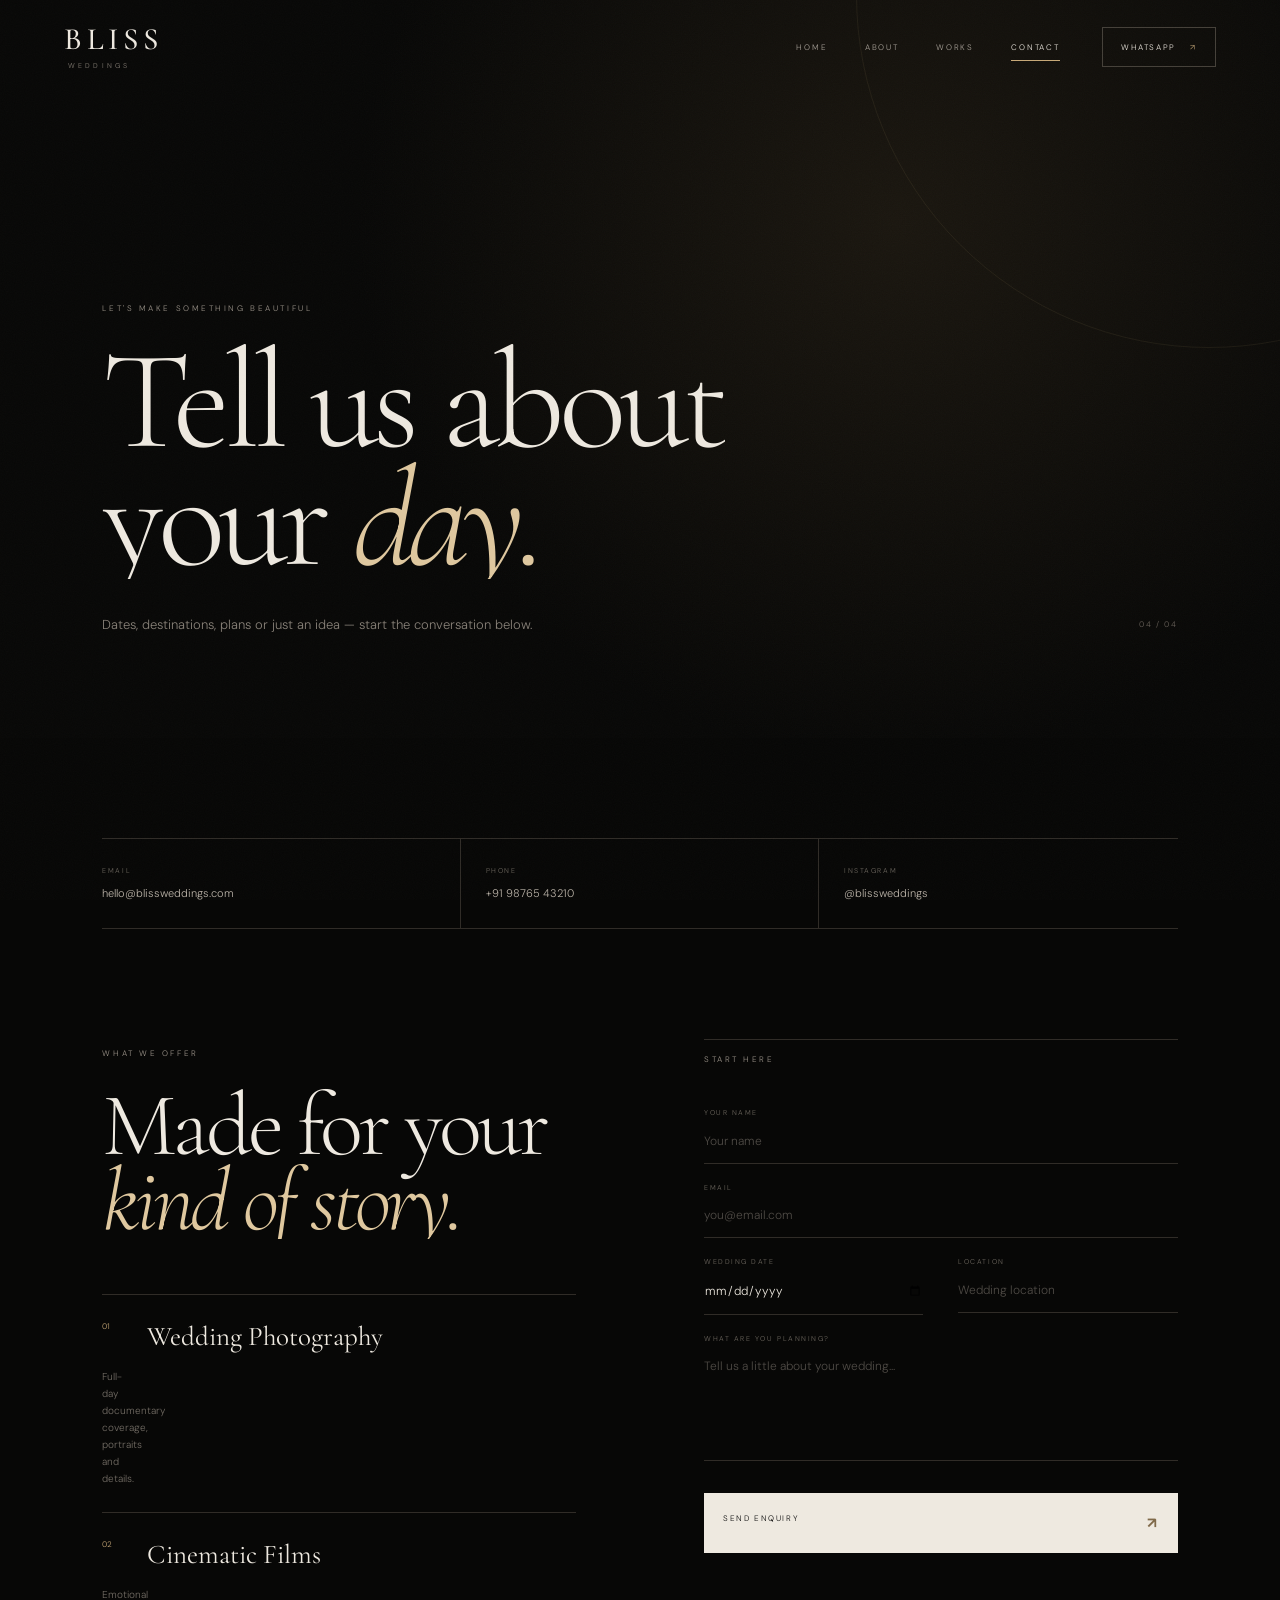
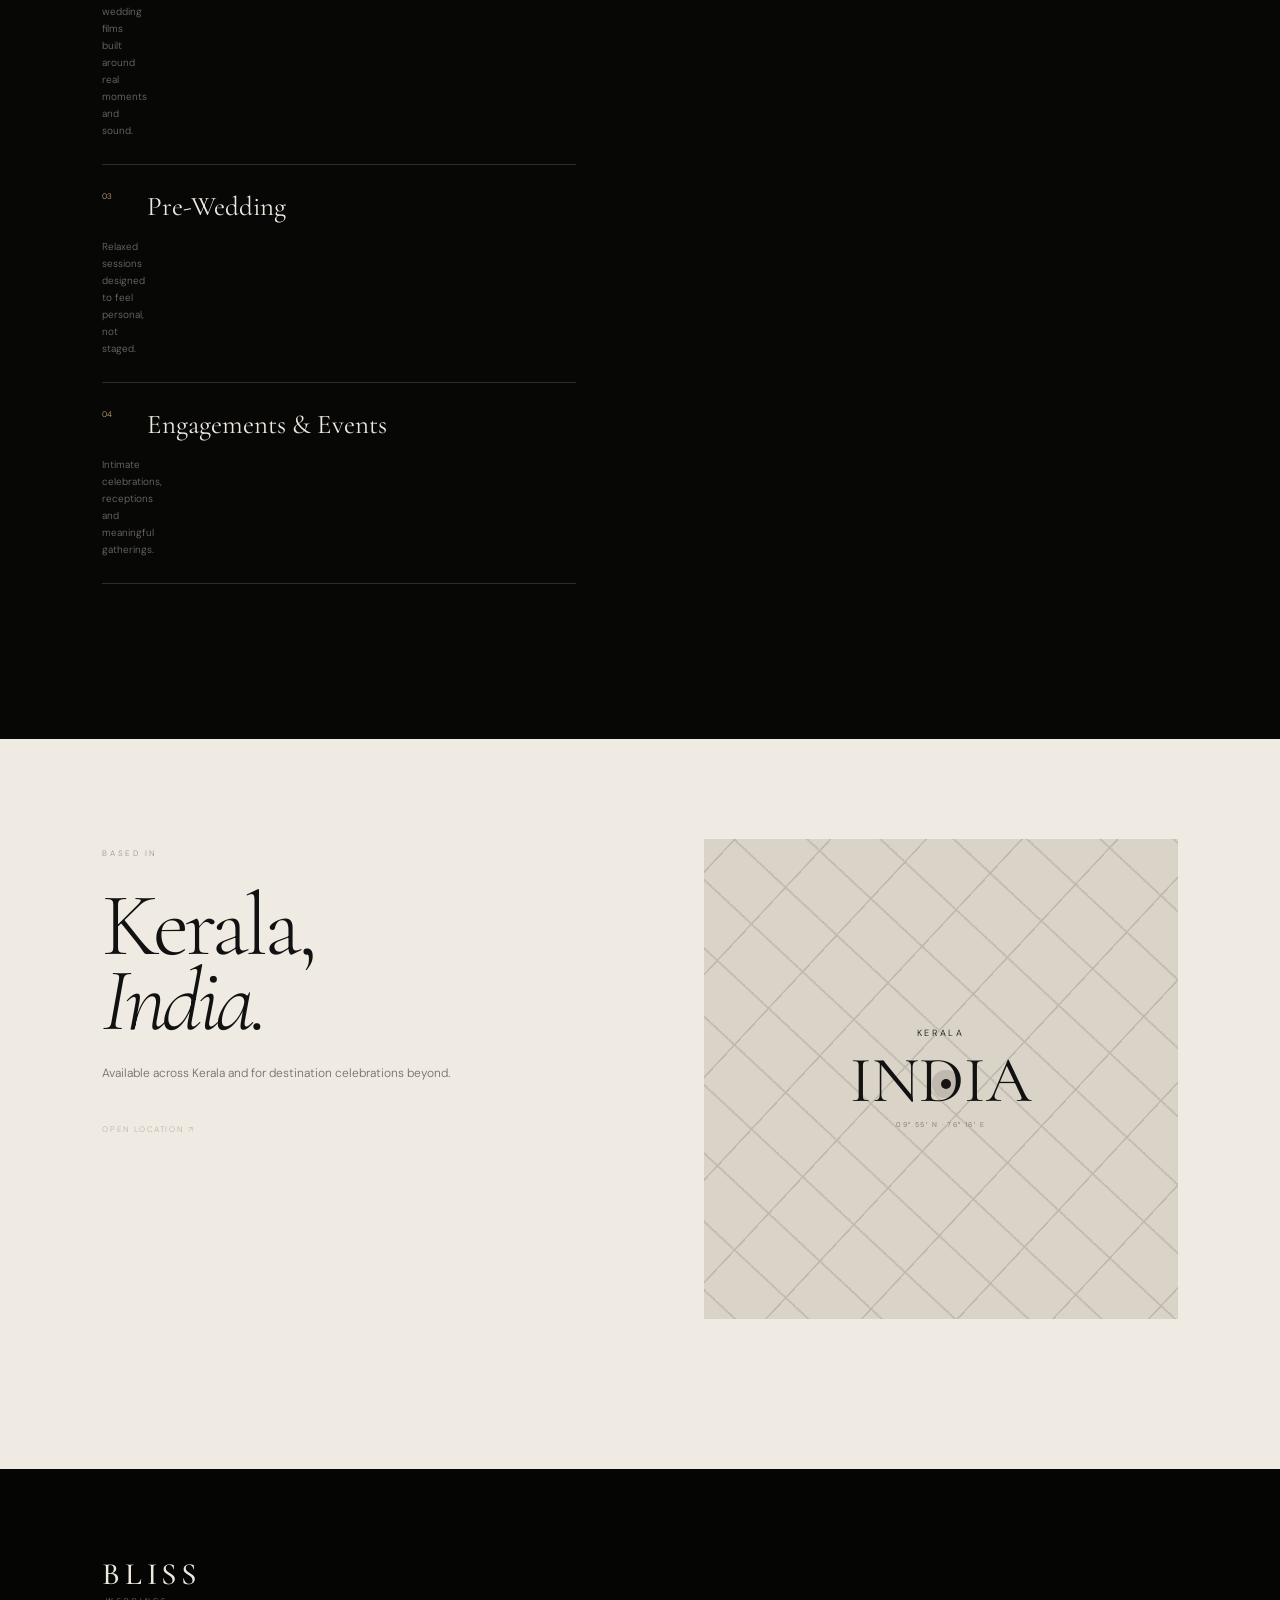
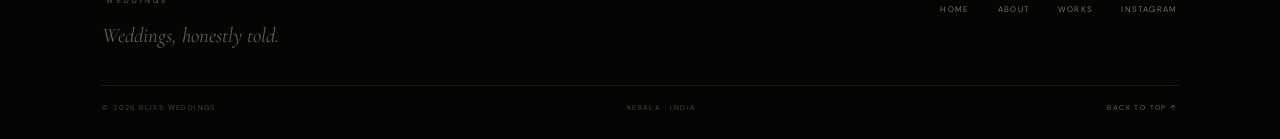
<file: contact.html>
<!DOCTYPE html>
<html lang="en">
<head>
  <meta charset="UTF-8"><meta name="viewport" content="width=device-width, initial-scale=1.0">
  <meta name="description" content="Contact Bliss Weddings for wedding photography and cinematic films.">
  <title>Contact — Bliss Weddings</title>
  <link rel="preconnect" href="https://fonts.googleapis.com"><link rel="preconnect" href="https://fonts.gstatic.com" crossorigin>
  <link href="https://fonts.googleapis.com/css2?family=Cormorant+Garamond:wght@300;400;500;600;700&family=DM+Sans:wght@300;400;500;600&display=swap" rel="stylesheet">
  <link rel="stylesheet" href="styles.css">
</head>
<body>
  <div class="page-loader"><div class="loader-word">BLISS</div><div class="loader-bar"><span></span></div><small>WEDDINGS</small></div>
  <header class="site-header">
    <a class="brand" href="index.html"><strong>BLISS</strong><small>WEDDINGS</small></a>
    <nav class="desktop-nav"><a href="index.html">Home</a><a href="about.html">About</a><a href="works.html">Works</a><a class="active" href="contact.html">Contact</a></nav>
    <a class="nav-cta" href="https://wa.me/919876543210" target="_blank">WhatsApp <span>↗</span></a>
    <button class="menu-toggle" aria-label="Open menu"><i></i><i></i></button>
  </header>
  <div class="mobile-menu"><div class="mobile-top"><span>MENU</span><button class="menu-close">×</button></div><nav><a href="index.html">01 <span>Home</span></a><a href="about.html">02 <span>  About</span></a><a href="works.html">03 <span>Works</span></a><a href="contact.html">04 <span>Contact</span></a></nav><a class="mobile-wa" href="https://wa.me/919876543210" target="_blank">START A CONVERSATION ↗</a></div>

  <main>
    <section class="page-hero contact-hero"><div><span class="eyebrow">LET'S MAKE SOMETHING BEAUTIFUL</span><h1>Tell us about<br>your <em>day.</em></h1><p>Dates, destinations, plans or just an idea — start the conversation below.</p></div><span class="page-number">04 / 04</span></section>

    <section class="contact-details section-space">
      <div class="contact-topbar">
        <a href="mailto:hello@blissweddings.com"><span>EMAIL</span>hello@blissweddings.com</a>
        <a href="tel:+919876543210"><span>PHONE</span>+91 98765 43210</a>
        <a href="https://instagram.com/" target="_blank"><span>INSTAGRAM</span>@blissweddings</a>
      </div>

      <div class="contact-layout">
        <div class="services-block page-reveal">
          <span class="tiny-label">WHAT WE OFFER</span><h2>Made for your<br><em>kind of story.</em></h2>
          <div class="service-list">
            <div><span>01</span><h3>Wedding Photography</h3><p>Full-day documentary coverage, portraits and details.</p></div>
            <div><span>02</span><h3>Cinematic Films</h3><p>Emotional wedding films built around real moments and sound.</p></div>
            <div><span>03</span><h3>Pre-Wedding</h3><p>Relaxed sessions designed to feel personal, not staged.</p></div>
            <div><span>04</span><h3>Engagements & Events</h3><p>Intimate celebrations, receptions and meaningful gatherings.</p></div>
          </div>
        </div>

        <div class="enquiry-box page-reveal">
          <span class="tiny-label">START HERE</span>
          <form id="enquiryForm">
            <label>YOUR NAME<input type="text" name="name" placeholder="Your name" required></label>
            <label>EMAIL<input type="email" name="email" placeholder="you@email.com" required></label>
            <div class="two-fields"><label>WEDDING DATE<input type="date" name="date"></label><label>LOCATION<input type="text" name="location" placeholder="Wedding location"></label></div>
            <label>WHAT ARE YOU PLANNING?<textarea name="message" rows="5" placeholder="Tell us a little about your wedding..."></textarea></label>
            <button class="submit-btn" type="submit">SEND ENQUIRY <b>↗</b></button>
            <p class="form-success">Thank you — your enquiry is ready to send.</p>
          </form>
        </div>
      </div>
    </section>

    <section class="location-section">
      <div class="location-copy"><span class="tiny-label">BASED IN</span><h2>Kerala,<br><em>India.</em></h2><p>Available across Kerala and for destination celebrations beyond.</p><a class="under-link" href="https://maps.google.com/?q=Kerala,India" target="_blank">OPEN LOCATION ↗</a></div>
      <div class="location-card"><div class="map-lines"></div><span>KERALA</span><strong>INDIA</strong><small>09° 55′ N · 76° 16′ E</small></div>
    </section>
  </main>

  <footer class="site-footer"><div><a class="brand" href="index.html"><strong>BLISS</strong><small>WEDDINGS</small></a><p>Weddings, honestly told.</p></div><div class="footer-links"><a href="index.html">Home</a><a href="about.html">About</a><a href="works.html">Works</a><a href="https://instagram.com/" target="_blank">Instagram</a></div><div class="footer-bottom"><span>© 2026 BLISS WEDDINGS</span><span>KERALA · INDIA</span><a href="#">BACK TO TOP ↑</a></div></footer>
  <script src="script.js"></script>
</body>
</html>
</file>
<file: styles.css>
@import url('https://fonts.googleapis.com/css2?family=Cormorant+Garamond:ital,wght@0,300;0,400;0,500;0,600;1,300;1,400;1,500&family=DM+Sans:wght@300;400;500&display=swap');

*{box-sizing:border-box;margin:0;padding:0}
html{scroll-behavior:smooth;background:#070706}
body{
  background:#070706;
  color:#eee9e0;
  font-family:"DM Sans",sans-serif;
  font-weight:300;
  line-height:1.5;
  -webkit-font-smoothing:antialiased;
  overflow-x:hidden;
}
body:before{
  content:"";
  position:fixed;
  inset:0;
  z-index:9999;
  pointer-events:none;
  opacity:.025;
  background:url("data:image/svg+xml,%3Csvg xmlns='http://www.w3.org/2000/svg' width='180' height='180'%3E%3Cfilter id='n'%3E%3CfeTurbulence baseFrequency='.9' numOctaves='3' stitchTiles='stitch' type='fractalNoise'/%3E%3C/filter%3E%3Crect width='100%25' height='100%25' filter='url(%23n)'/%3E%3C/svg%3E")
}
a{color:inherit;text-decoration:none}
button,input,textarea{font:inherit}
button{cursor:pointer}
img,video{display:block;width:100%;object-fit:cover}
::selection{background:#d2b47d;color:#090908}

/* =========================
   LOADER
========================= */
.page-loader{
  position:fixed;
  inset:0;
  background:#050504;
  z-index:10000;
  display:grid;
  place-content:center;
  text-align:center;
  transition:opacity 1s cubic-bezier(.77,0,.18,1),visibility 1s;
}
.page-loader.hide{opacity:0;visibility:hidden}
.loader-word{
  font:400 clamp(52px,8vw,90px)/.8 "Cormorant Garamond",serif;
  letter-spacing:.16em;
  animation:loaderReveal 1.2s cubic-bezier(.22,1,.36,1) both;
}
.loader-bar{
  width:170px;
  height:1px;
  background:#28251f;
  margin:24px auto 13px;
  overflow:hidden;
}
.loader-bar span{
  display:block;
  height:100%;
  width:0;
  background:#c9ab78;
  animation:load 1.5s cubic-bezier(.77,0,.18,1) forwards;
}
.page-loader small{
  font-size:8px;
  letter-spacing:.42em;
  color:#746e66;
  animation:fadeUp .8s .25s both;
}
@keyframes load{to{width:100%}}
@keyframes loaderReveal{from{opacity:0;transform:translateY(25px);letter-spacing:.28em}to{opacity:1;transform:none;letter-spacing:.16em}}

/* =========================
   HEADER
========================= */
.site-header{
  position:fixed;
  z-index:1000;
  top:0;
  left:0;
  width:100%;
  height:94px;
  padding:0 5vw;
  display:flex;
  align-items:center;
  border-bottom:1px solid transparent;
  transition:height .7s cubic-bezier(.22,1,.36,1),background .7s,border-color .7s;
}
.site-header.scrolled{
  height:70px;
  background:rgba(7,7,6,.72);
  backdrop-filter:blur(22px);
  -webkit-backdrop-filter:blur(22px);
  border-color:#27241f;
}
.brand{
  display:flex;
  flex-direction:column;
  line-height:.8;
  overflow:hidden;
}
.brand strong{
  font:500 31px/1 "Cormorant Garamond",serif;
  letter-spacing:.15em;
  transition:transform .6s cubic-bezier(.22,1,.36,1);
}
.brand:hover strong{transform:translateY(-2px)}
.brand small{
  font-size:7px;
  letter-spacing:.45em;
  color:#847d74;
  margin:8px 0 0 4px;
}
.desktop-nav{
  display:flex;
  gap:37px;
  margin-left:auto;
  margin-right:42px;
}
.desktop-nav a{
  position:relative;
  font-size:8px;
  text-transform:uppercase;
  letter-spacing:.23em;
  color:#aaa39a;
  padding:8px 0;
  transition:color .4s;
}
.desktop-nav a:after{
  content:"";
  position:absolute;
  left:0;
  bottom:0;
  width:0;
  height:1px;
  background:#c8a978;
  transition:width .5s cubic-bezier(.22,1,.36,1);
}
.desktop-nav a:hover,
.desktop-nav a.active{color:#eee9e0}
.desktop-nav a:hover:after,
.desktop-nav a.active:after{width:100%}
.nav-cta{
  border:1px solid #454039;
  padding:13px 18px;
  font-size:8px;
  letter-spacing:.2em;
  text-transform:uppercase;
  transition:all .5s cubic-bezier(.22,1,.36,1);
}
.nav-cta span{color:#c8a978;margin-left:11px}
.nav-cta:hover{
  background:#eee9e0;
  color:#111;
  border-color:#eee9e0;
  transform:translateY(-2px);
}
.menu-toggle{
  display:none;
  margin-left:auto;
  width:43px;
  height:43px;
  border:1px solid #302d28;
  background:none;
  flex-direction:column;
  align-items:center;
  justify-content:center;
  gap:6px;
}
.menu-toggle i{
  width:18px;
  height:1px;
  background:#eee9e0;
  transition:.4s;
}
.mobile-menu{
  position:fixed;
  inset:0;
  background:#080807;
  z-index:2000;
  padding:28px 7vw;
  transform:translateY(-105%);
  transition:transform .9s cubic-bezier(.77,0,.18,1);
  display:flex;
  flex-direction:column;
}
.mobile-menu.open{transform:none}
.mobile-top{
  display:flex;
  justify-content:space-between;
  font-size:8px;
  letter-spacing:.3em;
  color:#77716a;
}
.menu-close{
  background:none;
  border:0;
  color:#eee;
  font-size:30px;
}
.mobile-menu nav{
  margin:auto 0;
  display:flex;
  flex-direction:column;
  gap:7px;
}
.mobile-menu nav a{
  font:300 clamp(52px,12vw,100px)/.82 "Cormorant Garamond",serif;
  display:flex;
  transition:transform .5s,color .4s;
}
.mobile-menu nav a:hover{
  color:#c8a978;
  transform:translateX(15px);
}
.mobile-wa{
  font-size:8px;
  letter-spacing:.2em;
  color:#b9b1a7;
  border-bottom:1px solid #36322d;
  padding-bottom:15px;
}

/* =========================
   HERO
========================= */
.hero-home{
  height:100svh;
  min-height:700px;
  position:relative;
  overflow:hidden;
  display:flex;
  align-items:center;
}
.hero-video{
  position:absolute;
  inset:-2%;
  width:104%;
  height:104%;
  object-fit:cover;
  filter:saturate(.62) contrast(1.12) brightness(.78);
  transform:scale(1.06);
  animation:heroVideoIn 2s cubic-bezier(.22,1,.36,1) both;
}
@keyframes heroVideoIn{from{opacity:0;transform:scale(1.14)}to{opacity:1;transform:scale(1.06)}}
.hero-shade{
  position:absolute;
  inset:0;
  background:
    linear-gradient(90deg,rgba(0,0,0,.86),rgba(0,0,0,.34) 62%,rgba(0,0,0,.15)),
    linear-gradient(0deg,rgba(0,0,0,.82),transparent 48%);
}
.hero-content{
  position:relative;
  z-index:2;
  margin-left:9vw;
  max-width:900px;
  padding-top:7vh;
}
.eyebrow,.tiny-label{
  font-size:8px;
  letter-spacing:.32em;
  text-transform:uppercase;
  color:#9d958b;
}
.eyebrow{
  display:flex;
  gap:13px;
  align-items:center;
  margin-bottom:28px;
  animation:fadeUp 1s .55s both;
}
.eyebrow span{
  width:35px;
  height:1px;
  background:#c8a978;
}
.hero-content h1{
  font:300 clamp(76px,10.5vw,158px)/.75 "Cormorant Garamond",serif;
  letter-spacing:-.055em;
  max-width:1000px;
  animation:titleReveal 1.35s .35s cubic-bezier(.22,1,.36,1) both;
}
.hero-content h1 em,
.section-space h2 em,
.page-hero h1 em,
.film-center h2 em,
.manifesto h2 em,
.works-end h2 em{
  font-style:italic;
  color:#dfc89f;
}
@keyframes titleReveal{
  from{opacity:0;transform:translateY(75px);clip-path:inset(100% 0 0 0)}
  to{opacity:1;transform:none;clip-path:inset(0)}
}
.hero-content>p{
  max-width:500px;
  color:#bbb3a8;
  font-size:13px;
  line-height:1.9;
  margin:32px 0;
  animation:fadeUp 1s .8s both;
}
.hero-buttons{
  display:flex;
  gap:28px;
  align-items:center;
  animation:fadeUp 1s 1s both;
}
.btn-light{
  display:inline-flex;
  align-items:center;
  gap:25px;
  background:#eee9e0;
  color:#111;
  padding:16px 21px;
  font-size:8px;
  letter-spacing:.2em;
  text-transform:uppercase;
  transition:all .55s cubic-bezier(.22,1,.36,1);
  position:relative;
  overflow:hidden;
}
.btn-light:before{
  content:"";
  position:absolute;
  inset:0;
  background:#c8a978;
  transform:translateX(-102%);
  transition:transform .55s cubic-bezier(.22,1,.36,1);
}
.btn-light>*{position:relative;z-index:1}
.btn-light b{color:#806a4a;font-size:15px}
.btn-light:hover{
  transform:translateY(-5px);
  box-shadow:0 20px 50px #0008;
}
.btn-light:hover:before{transform:none}
.btn-text,.under-link{
  font-size:8px;
  letter-spacing:.2em;
  text-transform:uppercase;
  color:#bcb4a9;
  position:relative;
}
.btn-text:after,.under-link:after{
  content:"";
  position:absolute;
  left:0;
  bottom:-7px;
  width:0;
  height:1px;
  background:#c8a978;
  transition:width .5s;
}
.btn-text:hover:after,.under-link:hover:after{width:100%}
.btn-text b{color:#c8a978;margin-left:8px}
.hero-meta{
  position:absolute;
  z-index:3;
  bottom:28px;
  left:5vw;
  right:5vw;
  display:flex;
  justify-content:space-between;
  color:#77716a;
  font-size:7px;
  letter-spacing:.25em;
  animation:fadeUp 1s 1.2s both;
}
.hero-meta:before{
  content:"";
  position:absolute;
  left:0;
  top:-15px;
  width:100%;
  height:1px;
  background:linear-gradient(90deg,#77716a44,transparent 80%);
}

/* =========================
   SECTIONS
========================= */
.section-space{padding:155px 8vw}
.home-intro{
  display:grid;
  grid-template-columns:20% 1fr;
  gap:5vw;
  min-height:700px;
  align-items:center;
}
.intro-copy h2,
.section-head h2,
.artist-copy h2,
.page-hero h1,
.about-text h2,
.contact-hero h1,
.services-block h2,
.location-copy h2{
  font:300 clamp(55px,7vw,108px)/.84 "Cormorant Garamond",serif;
  letter-spacing:-.045em;
}
.intro-copy h2,
.section-head h2,
.artist-copy h2,
.about-text h2,
.services-block h2,
.location-copy h2{
  animation:softTitle 1s both;
}
@keyframes softTitle{
  from{opacity:0;transform:translateY(35px);clip-path:inset(100% 0 0 0)}
  to{opacity:1;transform:none;clip-path:inset(0)}
}
.intro-row{
  display:flex;
  align-items:flex-end;
  justify-content:space-between;
  gap:50px;
  margin-top:60px;
}
.intro-row p{
  max-width:470px;
  color:#817b72;
  font-size:13px;
  line-height:1.9;
}
.round-link{
  width:110px;
  height:110px;
  border:1px solid #46413a;
  border-radius:50%;
  display:grid;
  place-content:center;
  text-align:center;
  font-size:8px;
  letter-spacing:.17em;
  text-transform:uppercase;
  position:relative;
  transition:all .7s cubic-bezier(.22,1,.36,1);
}
.round-link span{
  position:absolute;
  right:12px;
  top:10px;
  color:#c8a978;
}
.round-link:hover{
  background:#eee9e0;
  color:#111;
  transform:rotate(12deg) scale(1.06);
  border-color:#eee9e0;
}

/* =========================
   IMAGE CARDS
========================= */
.section-head{
  display:flex;
  justify-content:space-between;
  align-items:flex-end;
  gap:40px;
  margin-bottom:55px;
}
.section-head h2{margin-top:22px}
.home-grid{
  display:grid;
  grid-template-columns:1fr 1fr;
  gap:14px;
}
.image-card{
  position:relative;
  overflow:hidden;
  min-height:550px;
  isolation:isolate;
}
.image-card.large{
  grid-column:span 2;
  min-height:650px;
}
.image-card:before{
  content:"";
  position:absolute;
  z-index:3;
  inset:0;
  background:#0a0908;
  transform:scaleY(1);
  transform-origin:bottom;
  transition:transform 1.15s cubic-bezier(.77,0,.18,1);
}
.page-reveal.visible.image-card:before{transform:scaleY(0)}
.image-card img{
  height:100%;
  filter:saturate(.62) contrast(1.03);
  transform:scale(1.12);
  transition:transform 1.6s cubic-bezier(.22,1,.36,1),filter 1.1s;
}
.image-card:after{
  content:"";
  position:absolute;
  inset:0;
  z-index:1;
  background:linear-gradient(0deg,#000c,transparent 58%);
}
.image-card:hover img{
  transform:scale(1.035);
  filter:saturate(1) contrast(1.02);
}
.image-card div{
  position:absolute;
  z-index:4;
  bottom:25px;
  left:25px;
  right:25px;
  display:flex;
  align-items:end;
  gap:12px;
  transform:translateY(15px);
  opacity:.75;
  transition:all .65s cubic-bezier(.22,1,.36,1);
}
.image-card:hover div{
  transform:none;
  opacity:1;
}
.image-card span{font-size:8px;color:#c8a978}
.image-card strong{
  font:400 31px "Cormorant Garamond",serif;
  letter-spacing:-.01em;
}
.image-card small{
  margin-left:auto;
  font-size:7px;
  letter-spacing:.2em;
  color:#aaa39a;
}

/* =========================
   CINEMATIC FILM
========================= */
.home-film{
  height:86vh;
  min-height:570px;
  position:relative;
  overflow:hidden;
}
.home-film>video{
  height:100%;
  filter:saturate(.58) brightness(.68);
  transform:scale(1.04);
  transition:transform 1.8s cubic-bezier(.22,1,.36,1);
}
.home-film:hover>video{transform:scale(1)}
.film-shade{
  position:absolute;
  inset:0;
  background:linear-gradient(180deg,#0007,transparent 35%,#0009);
}
.film-center{
  position:absolute;
  inset:0;
  display:grid;
  place-content:center;
  text-align:center;
}
.film-center>span{
  font-size:8px;
  letter-spacing:.3em;
  color:#c8a978;
  animation:fadeUp 1s .2s both;
}
.film-center h2{
  font:300 clamp(60px,8vw,120px)/.78 "Cormorant Garamond",serif;
  margin:20px 0 35px;
  animation:titleReveal 1.1s .35s both;
}
.circle-play{
  width:100px;
  height:100px;
  border:1px solid #aaa;
  display:grid;
  place-content:center;
  border-radius:50%;
  font-size:8px;
  letter-spacing:.2em;
  margin:auto;
  transition:all .7s cubic-bezier(.22,1,.36,1);
  position:relative;
}
.circle-play:before{
  content:"";
  position:absolute;
  inset:-8px;
  border:1px solid #aaa4;
  border-radius:50%;
  transform:scale(.8);
  opacity:0;
  transition:.6s;
}
.circle-play b{color:#c8a978;margin-left:4px}
.circle-play:hover{
  background:#eee9e0;
  color:#111;
  transform:scale(1.08);
}
.circle-play:hover:before{
  transform:scale(1);
  opacity:1;
}

/* =========================
   ARTIST
========================= */
.artist-teaser{
  display:grid;
  grid-template-columns:1fr 1fr;
  gap:10vw;
  align-items:center;
}
.artist-photo{
  height:680px;
  overflow:hidden;
  position:relative;
}
.artist-photo:after{
  content:"";
  position:absolute;
  inset:0;
  background:linear-gradient(180deg,transparent,#0005);
  pointer-events:none;
}
.artist-photo img{
  height:100%;
  filter:saturate(.62);
  transform:scale(1.08);
  transition:transform 1.6s cubic-bezier(.22,1,.36,1),filter 1s;
}
.artist-photo:hover img{
  transform:scale(1.01);
  filter:saturate(1);
}
.artist-copy h2{margin:28px 0 38px}
.artist-copy p{
  max-width:450px;
  color:#858078;
  font-size:13px;
  line-height:1.9;
  margin-bottom:30px;
}

/* =========================
   FOOTER
========================= */
.site-footer{
  padding:90px 8vw 25px;
  background:#050504;
}
.site-footer>div:first-child p{
  font:italic 21px "Cormorant Garamond",serif;
  color:#625d56;
  margin-top:20px;
}
.footer-links{
  display:flex;
  gap:28px;
  justify-content:flex-end;
  margin-top:-45px;
}
.footer-links a{
  font-size:8px;
  letter-spacing:.17em;
  color:#8c857c;
  text-transform:uppercase;
  transition:color .4s;
}
.footer-links a:hover{color:#c8a978}
.footer-bottom{
  border-top:1px solid #1c1a17;
  margin-top:70px;
  padding-top:17px;
  display:flex;
  justify-content:space-between;
  color:#55514b;
  font-size:7px;
  letter-spacing:.2em;
}
.footer-bottom a{color:#77716a}

/* =========================
   INNER PAGE HERO
========================= */
.page-hero{
  min-height:82vh;
  padding:190px 8vw 100px;
  display:flex;
  align-items:flex-end;
  justify-content:space-between;
  background:
    radial-gradient(circle at 70% 30%,#1b1710,#080807 52%);
  overflow:hidden;
  position:relative;
}
.page-hero:before{
  content:"";
  position:absolute;
  width:55vw;
  height:55vw;
  border:1px solid #c8a97816;
  border-radius:50%;
  right:-22vw;
  top:-28vw;
  animation:slowRotate 30s linear infinite;
}
.page-hero h1{
  font-size:clamp(75px,11vw,160px);
  margin-top:25px;
  animation:titleReveal 1.2s .25s both;
  position:relative;
  z-index:1;
}
.page-hero p{
  max-width:480px;
  color:#888178;
  font-size:13px;
  line-height:1.9;
  margin-top:35px;
  animation:fadeUp 1s .6s both;
  position:relative;
  z-index:1;
}
.page-number{
  font-size:8px;
  color:#686159;
  letter-spacing:.2em;
  margin-bottom:8px;
}
@keyframes slowRotate{to{transform:rotate(360deg)}}

/* =========================
   ABOUT
========================= */
.about-main{
  display:grid;
  grid-template-columns:1fr 1fr;
  gap:10vw;
  align-items:center;
}
.about-portrait{
  height:760px;
  overflow:hidden;
  position:relative;
}
.about-portrait:before{
  content:"";
  position:absolute;
  inset:0;
  background:#090908;
  z-index:2;
  transform:scaleY(1);
  transform-origin:bottom;
  transition:transform 1.2s cubic-bezier(.77,0,.18,1);
}
.page-reveal.visible .about-portrait:before{transform:scaleY(0)}
.about-portrait img{
  height:100%;
  filter:saturate(.66);
  transform:scale(1.08);
  transition:transform 1.7s cubic-bezier(.22,1,.36,1),filter 1s;
}
.about-portrait:hover img{
  transform:scale(1.01);
  filter:saturate(1);
}
.about-text h2{margin:25px 0 40px}
.about-text p{
  max-width:500px;
  color:#827b72;
  font-size:12px;
  line-height:1.95;
  margin-top:18px;
}
.about-text .lead{
  font:400 28px/1.3 "Cormorant Garamond",serif;
  color:#d7d0c6;
}
.btn-outline{
  display:inline-flex;
  gap:22px;
  border-bottom:1px solid #49443e;
  padding:17px 0 11px;
  margin-top:35px;
  font-size:8px;
  letter-spacing:.2em;
  text-transform:uppercase;
  transition:border-color .4s;
}
.btn-outline b{color:#c8a978}
.btn-outline:hover{border-color:#c8a978}
.manifesto{
  padding:140px 8vw;
  background:#efebe3;
  color:#111;
  display:grid;
  grid-template-columns:1fr 1fr;
  gap:10vw;
  position:relative;
  overflow:hidden;
}
.manifesto:before{
  content:"BLISS";
  position:absolute;
  right:-2vw;
  bottom:-8vw;
  font:500 25vw/.7 "Cormorant Garamond",serif;
  color:#11100808;
  pointer-events:none;
}
.manifesto>div>span{
  font-size:8px;
  letter-spacing:.25em;
  color:#746c62;
}
.manifesto h2{
  font:300 clamp(65px,8vw,125px)/.78 "Cormorant Garamond",serif;
  margin-top:30px;
  position:relative;
  z-index:1;
}
.manifesto>p{
  align-self:end;
  max-width:440px;
  color:#706a62;
  font-size:13px;
  line-height:1.9;
  position:relative;
  z-index:1;
}
.about-gallery{
  display:grid;
  grid-template-columns:1.4fr .8fr;
  gap:14px;
}
.about-gallery div{
  height:620px;
  overflow:hidden;
  position:relative;
}
.about-gallery div:last-child{
  height:450px;
  margin-top:170px;
}
.about-gallery img{
  height:100%;
  filter:saturate(.65);
  transform:scale(1.08);
  transition:transform 1.5s cubic-bezier(.22,1,.36,1),filter 1s;
}
.about-gallery div:hover img{
  transform:scale(1);
  filter:saturate(1);
}

/* =========================
   WORKS
========================= */
.works-video{padding-bottom:80px}
.featured-video{
  position:relative;
  aspect-ratio:2/1;
  overflow:hidden;
  cursor:pointer;
  background:#111;
}
.featured-video:after{
  content:"";
  position:absolute;
  inset:0;
  border:1px solid #fff1;
  pointer-events:none;
}
.featured-video video{
  height:100%;
  filter:brightness(.58) saturate(.62);
  transform:scale(1.06);
  transition:transform 1.4s cubic-bezier(.22,1,.36,1),filter 1s;
}
.featured-video:hover video{
  transform:scale(1);
  filter:brightness(.76) saturate(.85);
}
.video-cover{
  position:absolute;
  inset:0;
  display:grid;
  place-content:center;
  text-align:center;
  z-index:2;
}
.big-play{
  width:90px;
  height:90px;
  border:1px solid #aaa;
  border-radius:50%;
  background:#0004;
  color:#fff;
  margin:auto;
  transition:all .6s cubic-bezier(.22,1,.36,1);
}
.featured-video:hover .big-play{
  background:#eee9e0;
  color:#111;
  transform:scale(1.1);
}
.video-cover span{
  font-size:7px;
  letter-spacing:.25em;
  margin-top:15px;
}
.works-gallery{padding-top:80px}
.works-grid{
  display:grid;
  grid-template-columns:1fr 1fr;
  gap:16px;
}
.work-photo{
  position:relative;
  height:620px;
  overflow:hidden;
}
.work-photo.tall{height:760px}
.work-photo.wide{
  grid-column:span 2;
  height:600px;
}
.work-photo:before{
  content:"";
  position:absolute;
  inset:0;
  z-index:3;
  background:#090908;
  transform:scaleY(1);
  transform-origin:bottom;
  transition:transform 1.1s cubic-bezier(.77,0,.18,1);
}
.page-reveal.visible.work-photo:before{transform:scaleY(0)}
.work-photo img{
  height:100%;
  filter:saturate(.62);
  transform:scale(1.09);
  transition:transform 1.5s cubic-bezier(.22,1,.36,1),filter 1s;
}
.work-photo:hover img{
  transform:scale(1);
  filter:saturate(1);
}
.work-photo:after{
  content:"";
  position:absolute;
  inset:0;
  background:linear-gradient(0deg,#000b,transparent 55%);
  pointer-events:none;
}
.work-photo figcaption{
  position:absolute;
  z-index:4;
  bottom:20px;
  left:22px;
  font-size:8px;
  letter-spacing:.18em;
  transform:translateY(10px);
  opacity:.65;
  transition:.5s;
}
.work-photo:hover figcaption{
  transform:none;
  opacity:1;
}
.work-photo figcaption span{
  color:#c8a978;
  margin-right:15px;
}
.works-end{
  padding:170px 8vw;
  text-align:center;
  background:#0f0e0c;
  position:relative;
  overflow:hidden;
}
.works-end:before{
  content:"";
  position:absolute;
  inset:0;
  background:radial-gradient(circle at center,#c8a97809,transparent 55%);
}
.works-end>span{
  font-size:8px;
  letter-spacing:.28em;
  color:#c8a978;
  position:relative;
}
.works-end h2{
  font:300 clamp(55px,7vw,105px)/.85 "Cormorant Garamond",serif;
  margin:30px 0 45px;
  position:relative;
}

/* =========================
   MODALS
========================= */
.video-modal,.image-modal{
  position:fixed;
  inset:0;
  z-index:3000;
  background:#050504f7;
  backdrop-filter:blur(18px);
  -webkit-backdrop-filter:blur(18px);
  display:none;
  align-items:center;
  justify-content:center;
  padding:5vw;
  opacity:0;
}
.video-modal.open,.image-modal.open{
  display:flex;
  animation:modalIn .5s forwards;
}
@keyframes modalIn{to{opacity:1}}
.video-box{
  width:min(1100px,92vw);
  aspect-ratio:16/9;
  transform:scale(.92);
  animation:modalBox .7s cubic-bezier(.22,1,.36,1) forwards;
}
@keyframes modalBox{to{transform:scale(1)}}
.video-box video{height:100%;object-fit:contain}
.video-close,.image-close{
  position:absolute;
  right:30px;
  top:22px;
  background:none;
  border:0;
  color:#aaa;
  font-size:32px;
  transition:transform .4s,color .4s;
}
.video-close:hover,.image-close:hover{
  color:#fff;
  transform:rotate(90deg);
}
.image-modal img{
  max-width:90vw;
  max-height:88vh;
  object-fit:contain;
  animation:modalBox .7s cubic-bezier(.22,1,.36,1) forwards;
}

/* =========================
   CONTACT
========================= */
.contact-details{padding-top:100px}
.contact-topbar{
  display:grid;
  grid-template-columns:repeat(3,1fr);
  border-top:1px solid #302c27;
  border-bottom:1px solid #302c27;
  margin-bottom:110px;
}
.contact-topbar a{
  padding:27px 0;
  font-size:11px;
  color:#bbb3a8;
  border-right:1px solid #302c27;
  padding-left:25px;
  transition:color .4s;
}
.contact-topbar a:first-child{padding-left:0}
.contact-topbar a:last-child{border-right:0}
.contact-topbar a:hover{color:#c8a978}
.contact-topbar span{
  display:block;
  font-size:7px;
  color:#6d675f;
  letter-spacing:.22em;
  margin-bottom:8px;
}
.contact-layout{
  display:grid;
  grid-template-columns:1fr 1fr;
  gap:10vw;
}
.services-block h2{margin:25px 0 55px}
.service-list{border-top:1px solid #302c27}
.service-list>div{
  padding:25px 0;
  border-bottom:1px solid #302c27;
  display:grid;
  grid-template-columns:35px 1fr;
  gap:10px;
  transition:padding .5s,background .5s;
}
.service-list>div:hover{padding-left:12px}
.service-list span{font-size:8px;color:#c8a978}
.service-list h3{font:400 27px "Cormorant Garamond",serif}
.service-list p{
  font-size:10px;
  color:#746e66;
  line-height:1.7;
  margin-top:5px;
}
.enquiry-box{
  border-top:1px solid #302c27;
  padding-top:5px;
}
.enquiry-box form{margin-top:20px}
.enquiry-box label{
  display:block;
  color:#6d675f;
  font-size:7px;
  letter-spacing:.22em;
  padding:19px 0 0;
}
.enquiry-box input,.enquiry-box textarea{
  width:100%;
  border:0;
  border-bottom:1px solid #302c27;
  background:none;
  color:#eee9e0;
  padding:13px 0;
  outline:none;
  font-size:12px;
  resize:none;
  transition:border-color .4s;
}
.enquiry-box input:focus,.enquiry-box textarea:focus{border-color:#c8a978}
.enquiry-box input::placeholder,.enquiry-box textarea::placeholder{color:#4f4b46}
.two-fields{
  display:grid;
  grid-template-columns:1fr 1fr;
  gap:35px;
}
.submit-btn{
  width:100%;
  margin-top:28px;
  padding:19px;
  background:#eee9e0;
  color:#111;
  border:0;
  font-size:8px;
  letter-spacing:.2em;
  text-align:left;
  display:flex;
  justify-content:space-between;
  transition:all .5s cubic-bezier(.22,1,.36,1);
}
.submit-btn b{color:#806a4a;font-size:15px}
.submit-btn:hover{
  transform:translateY(-4px);
  box-shadow:0 16px 35px #0005;
}
.form-success{
  display:none;
  color:#c8a978;
  font-size:9px;
  letter-spacing:.15em;
  margin-top:15px;
}
.location-section{
  display:grid;
  grid-template-columns:1fr 1fr;
  gap:10vw;
  padding:100px 8vw 150px;
  background:#efebe3;
  color:#111;
}
.location-copy h2{margin:25px 0}
.location-copy p{
  max-width:350px;
  color:#726c63;
  font-size:12px;
  line-height:1.8;
  margin-bottom:30px;
}
.location-card{
  height:480px;
  background:#d9d3c8;
  position:relative;
  overflow:hidden;
  display:grid;
  place-content:center;
  text-align:center;
}
.location-card:before,.map-lines{
  position:absolute;
  content:"";
  inset:-50%;
  background:
    repeating-linear-gradient(35deg,transparent 0 48px,#aaa398 49px 50px),
    repeating-linear-gradient(125deg,transparent 0 68px,#aaa398 69px 70px);
  opacity:.32;
  transform:rotate(8deg);
}
.location-card:after{
  content:"";
  position:absolute;
  left:50%;
  top:50%;
  width:10px;
  height:10px;
  border-radius:50%;
  background:#171512;
  box-shadow:0 0 0 9px #17151222;
}
.location-card span,.location-card strong,.location-card small{z-index:2}
.location-card span{font-size:9px;letter-spacing:.3em}
.location-card strong{font:400 65px "Cormorant Garamond",serif}
.location-card small{
  font-size:7px;
  letter-spacing:.2em;
  color:#777069;
}

/* =========================
   REVEAL SYSTEM
========================= */
.page-reveal{
  opacity:0;
  transform:translateY(45px);
  transition:
    opacity 1s cubic-bezier(.22,1,.36,1),
    transform 1s cubic-bezier(.22,1,.36,1);
}
.page-reveal.visible{
  opacity:1;
  transform:none;
}
.page-reveal:nth-child(2){transition-delay:.08s}
.page-reveal:nth-child(3){transition-delay:.16s}
.page-reveal:nth-child(4){transition-delay:.24s}

/* cinematic line movement for headings */
.section-head,
.artist-copy,
.about-text,
.services-block,
.location-copy{
  overflow:visible;
}

/* =========================
   RESPONSIVE
========================= */
@media(max-width:900px){
  .desktop-nav,.nav-cta{display:none}
  .menu-toggle{display:flex}
  .site-header{height:72px;padding:0 6vw}
  .site-header.scrolled{height:64px}
  .section-space{padding:105px 7vw}
  .home-intro,
  .artist-teaser,
  .about-main,
  .contact-layout,
  .manifesto,
  .location-section{
    grid-template-columns:1fr;
    gap:60px;
  }
  .home-intro{min-height:600px}
  .intro-row{align-items:flex-start}
  .page-hero{
    min-height:70vh;
    padding:160px 7vw 80px;
  }
  .about-portrait{height:650px}
  .contact-topbar{
    grid-template-columns:1fr;
    margin-bottom:75px;
  }
  .contact-topbar a{
    border-right:0;
    border-bottom:1px solid #302c27;
    padding-left:0;
  }
  .contact-topbar a:last-child{border-bottom:0}
  .location-section{padding:90px 7vw}
  .footer-links{
    justify-content:flex-start;
    margin-top:40px;
  }
  .footer-bottom{margin-top:50px}
  .home-grid{grid-template-columns:1fr}
  .image-card.large{grid-column:auto}
  .image-card,.image-card.large{min-height:550px}
}

@media(max-width:600px){
  .brand strong{font-size:26px}
  .hero-content{
    margin-left:7vw;
    padding-top:15vh;
  }
  .hero-content h1{font-size:70px}
  .hero-content>p{
    font-size:12px;
    max-width:340px;
  }
  .hero-buttons{
    flex-direction:column;
    align-items:flex-start;
    gap:22px;
  }
  .hero-meta span:last-child{display:none}
  .intro-copy h2,
  .section-head h2,
  .artist-copy h2,
  .page-hero h1,
  .about-text h2,
  .contact-hero h1,
  .services-block h2,
  .location-copy h2{
    font-size:58px;
  }
  .intro-row{
    flex-direction:column;
    margin-top:45px;
  }
  .round-link{
    width:90px;
    height:90px;
  }
  .image-card,.image-card.large{min-height:480px}
  .image-card div{
    left:18px;
    right:18px;
    bottom:18px;
  }
  .image-card strong{font-size:25px}
  .image-card small{font-size:6px}
  .home-film{
    height:65vh;
    min-height:470px;
  }
  .film-center h2{font-size:60px}
  .artist-photo{height:560px}
  .page-hero{min-height:68vh}
  .about-portrait{height:560px}
  .about-text .lead{font-size:23px}
  .manifesto{padding:100px 7vw}
  .about-gallery{grid-template-columns:1fr}
  .about-gallery div,
  .about-gallery div:last-child{
    height:430px;
    margin:0;
  }
  .featured-video{aspect-ratio:1/1.05}
  .works-grid{grid-template-columns:1fr}
  .work-photo,
  .work-photo.tall,
  .work-photo.wide{
    height:500px;
    grid-column:auto;
  }
  .works-end{padding:110px 7vw}
  .works-end h2{font-size:58px}
  .two-fields{
    grid-template-columns:1fr;
    gap:0;
  }
  .location-card{height:400px}
  .footer-bottom{
    flex-wrap:wrap;
    gap:15px;
  }
  .footer-bottom span:nth-child(2){display:none}
}

@media(prefers-reduced-motion:reduce){
  html{scroll-behavior:auto!important}
  *,*:before,*:after{
    animation:none!important;
    transition:none!important;
  }
  .page-reveal{
    opacity:1!important;
    transform:none!important;
  }
}
</file>
